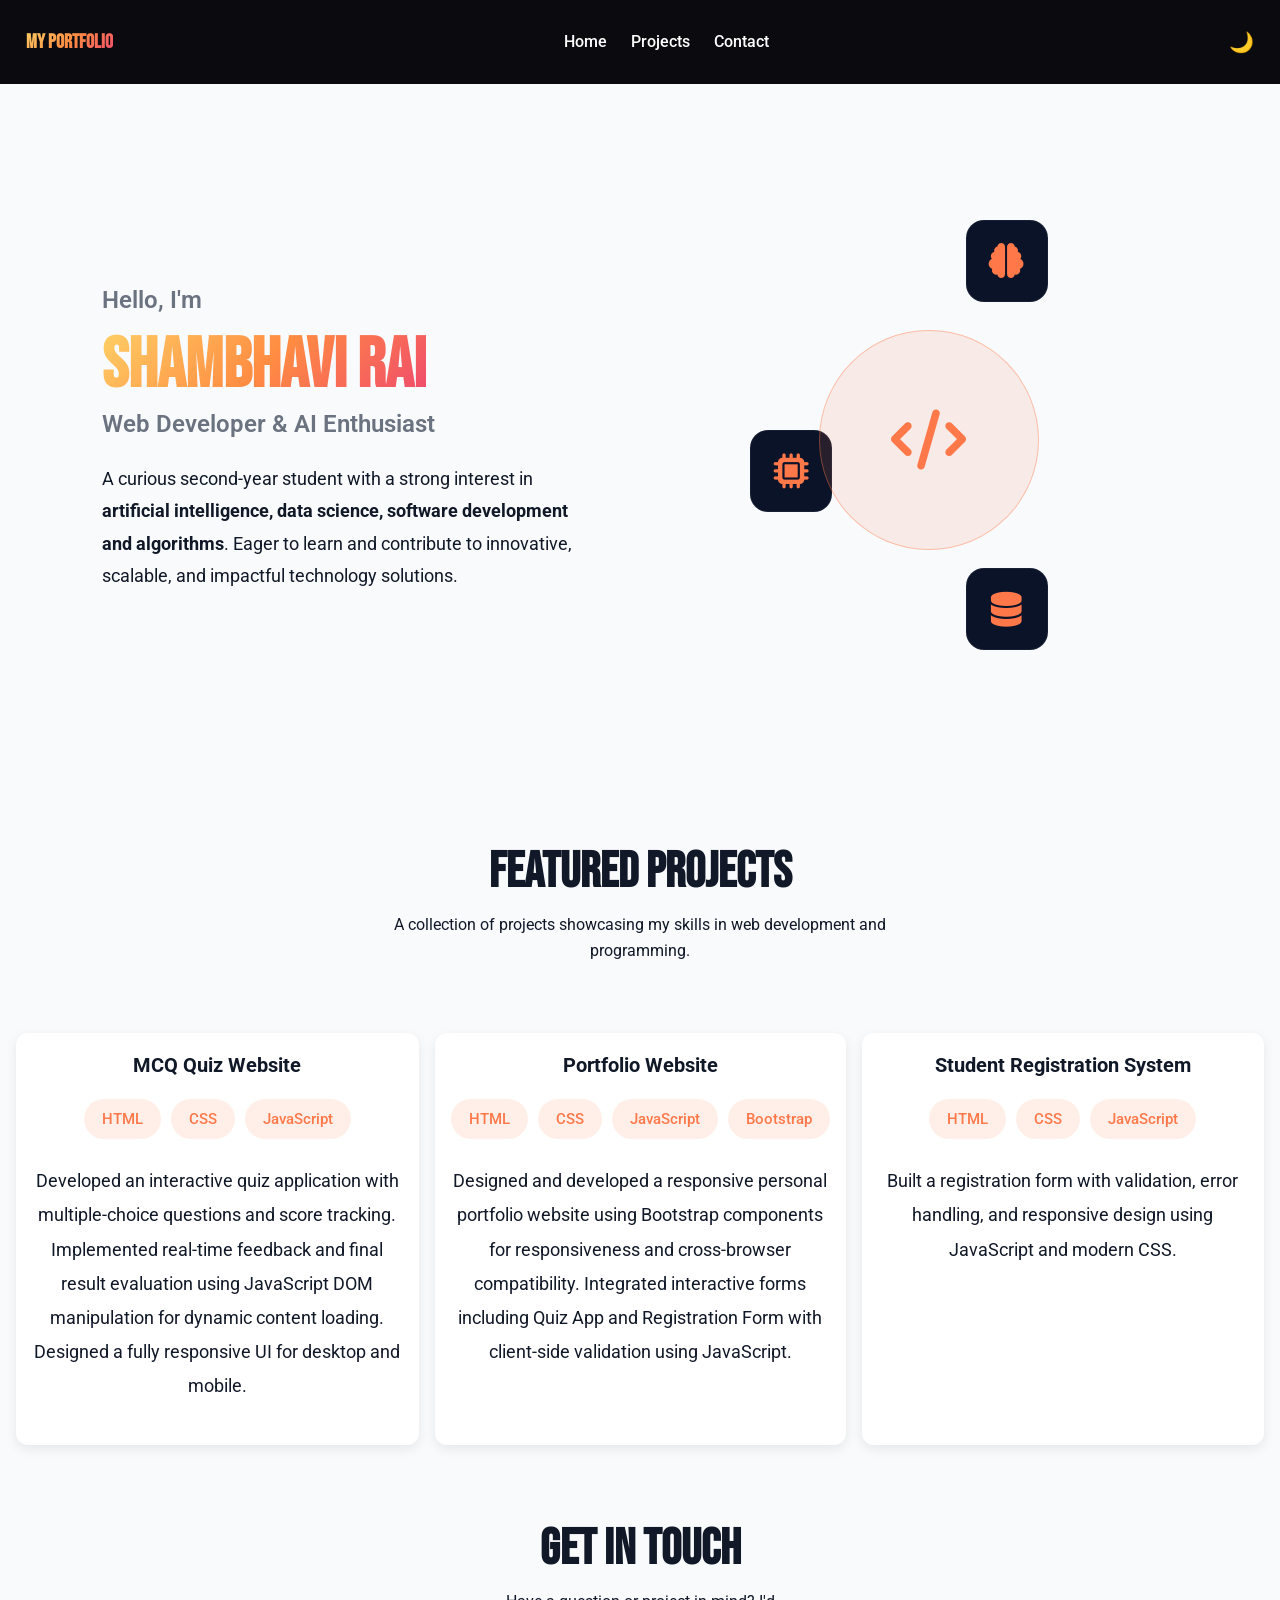
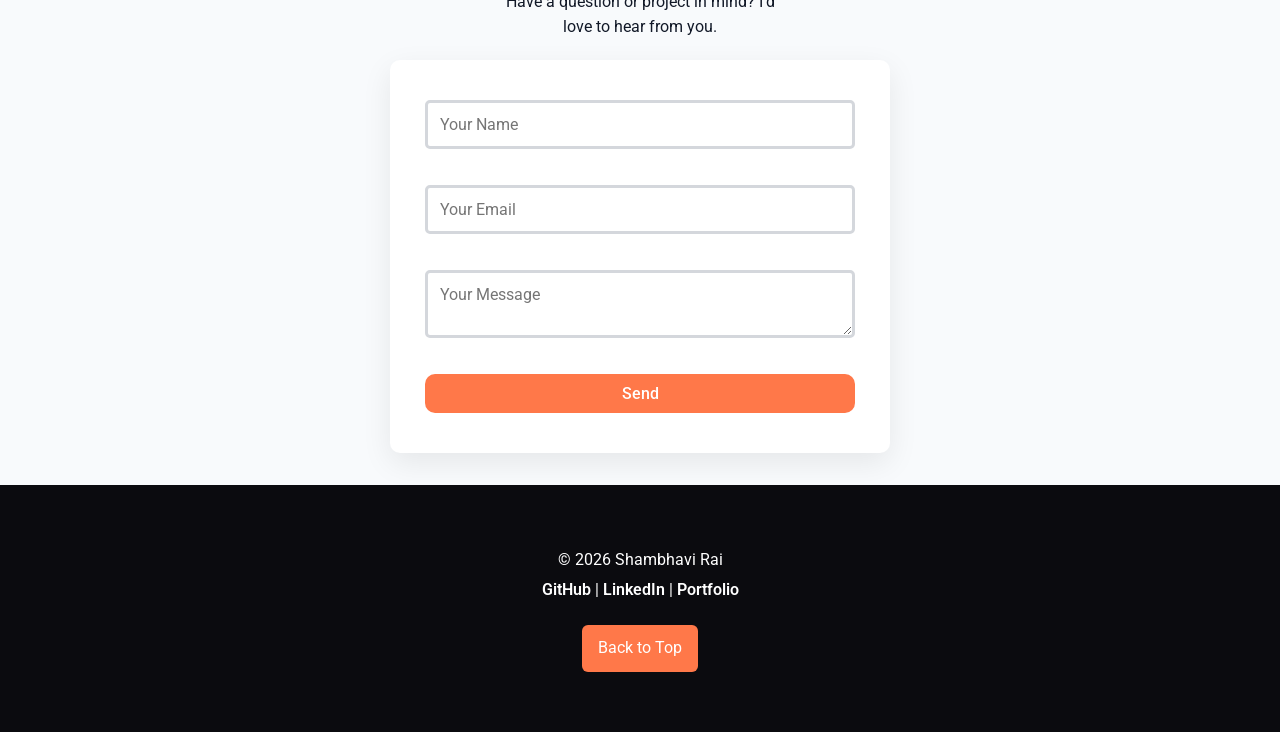
<file: index.html>
<!DOCTYPE html>
<html lang="en">
<head>
    <meta charset="UTF-8">
    <meta name="viewport" content="width=device-width, initial-scale=1.0">
    <title>Shambhavi Rai Portfolio</title>
    <link rel="stylesheet" href="styles.css">

    <!-- Google Font -->
    <link href="https://fonts.googleapis.com/css2?family=Bebas+Neue&family=Roboto:wght@400;500;600&display=swapp" rel="stylesheet" rel="stylesheet">
    <!-- Font Awesome Icons -->
    <link rel="stylesheet"
        href="https://cdnjs.cloudflare.com/ajax/libs/font-awesome/6.5.1/css/all.min.css">
</head>    
<body>
    <!-- Dark Mode Toggle -->
    <input type="checkbox" id="dark-toggle">
   
    <header>
        <!-- Navbar -->
        <nav class="navbar">
            <h1 class="logo">My Portfolio</h1>
            <ul class="nav-links">
                <li><a href="#hero">Home</a></li>
                <li><a href="#projects">Projects</a></li>
                <li><a href="#contact">Contact</a></li>
            </ul>
            <label for="dark-toggle" class="toggle-label">🌙</label>
        </nav>
    </header>

    <main class="page">
        <!-- Hero Section -->
        <section id="hero" class="hero">
            <div class="hero-left">
                <h1>
                    <small>Hello<span>,</span>
                    I'm</small> 
                    <span class="hero-name">Shambhavi Rai</span>
                </h1>  
                <h2 class="hero-role">
                    Web Developer & AI Enthusiast
                </h2>
                <p class="hero-text">
                    A curious second-year student with a strong interest in 
                    <strong>artificial intelligence, data science, software development 
                    and algorithms</strong>. Eager to learn and contribute to innovative, 
                    scalable, and impactful technology solutions.
                </p>
            </div>

            <div class="hero-right">
                <div class="icon top">
                    <i class="fa-solid fa-brain"></i>
                </div>
                <div class="icon left">
                    <i class="fa-solid fa-microchip"></i>
                </div>
                <div class="main-circle">
                    <i class="fa-solid fa-code"></i>
                </div>
                <div class="icon bottom">
                    <i class="fa-solid fa-database"></i>
                </div>
            </div>
        </section>

        <!-- Projects Section -->
        <section id="projects" class="projects">
            <div class="section-title">
                <h2>Featured <span>Projects</span></h2>
                <p>
                    A collection of projects showcasing my skills in web development and programming.
                </p>
            </div>

            <div class="project-grid">
                <div class="card">
                    <h3>MCQ Quiz Website</h3>
                    <div class="tech-stack">
                        <span>HTML</span>
                        <span>CSS</span>
                        <span>JavaScript</span>
                    </div>

                    <p class="project-desc">
                        Developed an interactive quiz application with multiple-choice questions and
                        score tracking. Implemented real-time feedback and final result evaluation
                        using JavaScript DOM manipulation for dynamic content loading. Designed a
                        fully responsive UI for desktop and mobile.
                    </p>
                </div>
                <div class="card">
                    <h3>Portfolio Website</h3>

                    <div class="tech-stack">
                        <span>HTML</span>
                        <span>CSS</span>
                        <span>JavaScript</span>
                        <span>Bootstrap</span>
                    </div>

                    <p class="project-desc">
                        Designed and developed a responsive personal portfolio website using
                        Bootstrap components for responsiveness and cross-browser compatibility.
                        Integrated interactive forms including Quiz App and Registration Form with
                        client-side validation using JavaScript.
                    </p>
                </div>

                <div class="card">
                    <h3>Student Registration System</h3>

                    <div class="tech-stack">
                        <span>HTML</span>
                        <span>CSS</span>
                        <span>JavaScript</span>
                    </div>

                    <p class="project-desc">
                        Built a registration form with validation,
                        error handling, and responsive design using
                        JavaScript and modern CSS.
                    </p>
                </div>
            </div>
        </section>

        <!-- Contact Section -->
        <section id="contact" class="contact">
            <h2>Get in Touch</h2>
            <p>Have a question or project in mind? I'd love to hear from you.</p>
            <form>
                <input type="text" placeholder="Your Name" required>
                <input type="email" placeholder="Your Email" required>
                <textarea placeholder="Your Message"></textarea>
                <button type="submit">Send</button>
            </form>
        </section>
    </main>

        <!-- Footer -->
        <footer>
            <p>© 2026 Shambhavi Rai
                <br> 
                <a href="https://github.com/shambhavi-rai25" target="_blank" rel="noopener">GitHub</a> | 
                <a href="https://www.linkedin.com/in/shambhavi-rai-669436321" target="_blank" rel="noopener">LinkedIn</a> |
                <a href="#">Portfolio</a>
            </p>
            <a href="#hero" class="back-to-top">Back to Top</a>
        </footer>
</body>
</html>
</file>
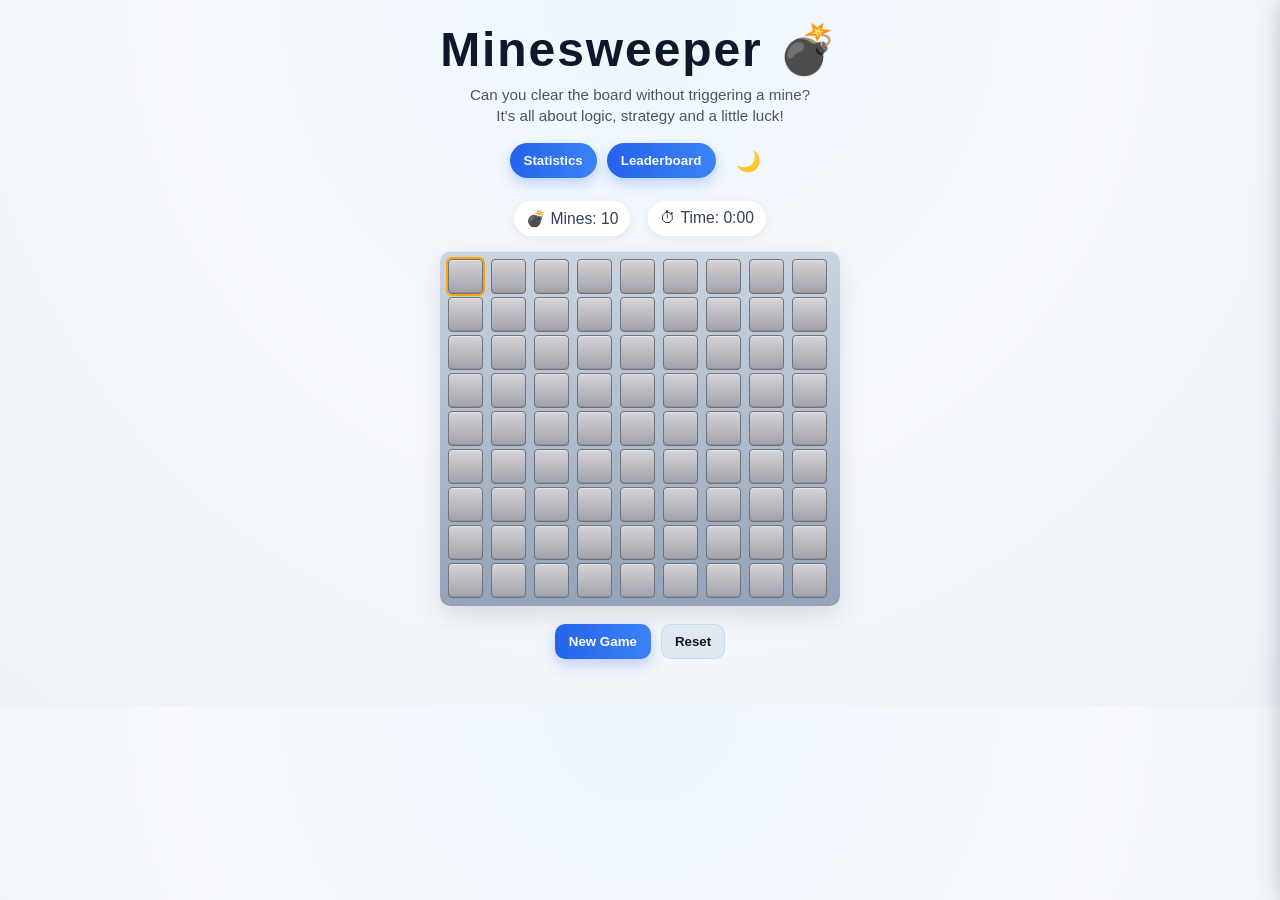
<file: Assignment-2/index.html>
<!DOCTYPE html>
<html lang="en">
<head>
    <meta charset="UTF-8">
    <meta name="viewport" content="width=device-width, initial-scale=1.0">
    <title> Minesweeper Game</title>

    <link rel="stylesheet" href="minesweeper.css">
    
</head>
<body>
    <!-- Dark Mode Toggle -->
    <input type="checkbox" id="themeToggle">

    <!-- HEADER -->
    <header class="header">
        <div class="title">
            <h1>Minesweeper 💣</h1>
            <p>Can you clear the board without triggering a mine?<br>
                It's all about logic, strategy and a little luck!
            </p>
        </div>

        <div class="header-actions">
            <button class="panel-toggle" id="statsToggle">Statistics</button>
            <button class="panel-toggle" id="leaderboardToggle">Leaderboard</button>
            <label for="themeToggle" class="toggle-label">🌙</label>
        </div>
    </header>

    <!-- STATUS BAR -->
    <section class="status">
        <div>💣 Mines: <span id="mineCounter">10</span></div>
        <div>⏱ Time: <span id="timer">0</span></div>
    </section>

    <!-- GAME BOARD -->
    <main>
        <div id="board"></div>
    </main>

    <section class="controls" id="controlsSection">
        <button id="newGameBtn">New Game</button>
        <button id="resetGameBtn">Reset</button>

        <select id="difficulty" class="difficulty-hidden" title="Select difficulty level">
            <option value="easy">Easy</option>
            <option value="medium">Medium</option>
            <option value="hard">Hard</option>
            <option value="custom">Custom</option>
        </select>
    </section>

    <div class="side-panel-overlay" id="sidePanelOverlay"></div>

    <aside class="side-panel" id="sidePanel">
        <button class="close-panel" id="closePanel" aria-label="Close panel">&times;</button>

        <section class="panel-section active" id="statsPanel">
            <h3>Statistics</h3>
            <p>Games Played: <span id="gamesPlayed"></span></p>
            <p>Games Won: <span id="gamesWon"></span></p>
            <p>Win Rate: <span id="winRate"></span></p>
            <button id="resetStatsBtn">Reset Stats</button>
        </section>

        <section class="panel-section" id="leaderboardPanel">
            <h2>Leaderboard (Top 3)</h2>
            <ul id="leaderboardList"></ul>
        </section>
    </aside>

    <script src="script.js"></script>
</body>
</html>
</file>
<file: styles.css>
/* Reset default styles */
* {
    margin: 0;
    padding: 0;
    box-sizing: border-box;
}

html {
    scroll-behavior: smooth;
}

:root {
    /* Colors */
    --primary-color: #12131a;
    --secondary-color: #0b0b0f;

    --accent-color: #ff7849;
    --accent-secondary: #7262ff;

    --background-color: #f8fafc;
    --surface-color: #ffffff;
    --card-bg: #ffffff;

    --text-color: #111827;
    --text-light: #6b7280;
    --border-color: #eceff3;
    
    /* Typography */
    --heading-font: "Bebas Neue", sans-serif;
    --body-font: "Roboto", sans-serif;

    /* Spacing */
    --spacing-sm: 8px;
    --spacing-md: 16px;
    --spacing-lg: 32px;
}

/* Body */
body {
    font-family: var(--body-font);
    color: var(--text-color);
    background-color: var(--background-color);
    line-height: 1.6;
    padding-top: 80px;
    position: relative;
}
.page{
    background:var(--background-color);
    color:var(--text-color);
}

/* Navbar */
.navbar {
    display: flex;
    justify-content: space-between;
    align-items: center;
    background: var(--primary-color);
    background-color: var(--secondary-color);
    padding: var(--spacing-md);
    font-family: var(--body-font);
    position: fixed;
    top: 0;
    left: 0;
    width: 100%;
    z-index: 1000;
}
.logo {
    font-family: var(--heading-font);
    font-weight:700;
    font-size: 20px;;
    margin-left: 10px;
    background: linear-gradient(
        135deg,
        #ffd166,
        #ff8c42,
        #ef476f
    );
    -webkit-background-clip: text;
    -webkit-text-fill-color: transparent;
    background-clip: text;
}
.nav-links {
    list-style: none;
    display: flex;
    gap: 24px;
}
.nav-links a {
    color: white;
    text-decoration: none;
    font-weight: 500;
    position: relative;
    transition: color 0.3s ease,
                transform 0.3s ease;
}
.nav-links a:hover {
    color: var(--accent-color);
    transform: translateY(-2px);
}
.nav-links a::after {
    content: "";
    position: absolute;
    left: 0;
    bottom: -4px;
    width: 0;
    height: 2px;
    background-color:var(--accent-color);
    transition: width 0.3s ease;
}
.nav-links a:hover::after {
    width: 100%;
}

/* Hero */
.hero {
    min-height: 80vh;
    display: flex;
    justify-content: center;
    align-items: center;
    gap: 80px;
    padding: 64px 8%;
}
.hero-left{
    flex:1;
    max-width: 700px;
}
.hero-left h1{
    line-height: 1;
}
.hero-left h1 small{
    font-size: 24px;
    font-weight: 600;
    margin-bottom: 16px;
    color: var(--text-light);
    display: block;
}
.hero-left h1 span{
    color: var(--text-light);
}
.hero-name {
    font-family: var(--heading-font);
    font-size: 70px;
    font-weight: 800;
    line-height: 1.1;
    background: linear-gradient(
        135deg,
        #ffd166,
        #ff8c42,
        #ef476f
    );
    -webkit-background-clip: text;
    -webkit-text-fill-color: transparent;
    background-clip: text;
}
.hero-role{
    font-size: 24px;
    font-weight: 600;
    color: var(--text-light);
    margin-bottom: 20px;
}
.hero-text{
    font-size: 18px;
    line-height: 1.8;
    max-width: 600px;
}
.hero-right{
    position: relative;
    width: 500px;
    height: 500px;
    flex: 1;
}
/* Graphic */
.main-circle{
    position:absolute;
    top:50%;
    left:50%;
    transform:translate(-50%,-50%);
    width:220px;
    height:220px;
    border-radius:50%;
    background:rgba(255,120,73,.12);
    border:1px solid rgba(255,120,73,.4);
    display:flex;
    align-items:center;
    justify-content:center;
}
.main-circle i{
    font-size:60px;
    color:var(--accent-color);
}
.icon{
    width:82px;
    height:82px;
    background:#0b1328;
    border:1px solid rgba(255,255,255,.05);
    border-radius:18px;
    display:flex;
    align-items:center;
    justify-content:center;
    position:absolute;
}
.icon i{
    color:var(--accent-color);
    font-size:35px;
}
.top{
    top:30px;
    right:130px;
}
.left{
    left:70px;
    top:240px;
}
.bottom{
    bottom:40px;
    right:130px;
}

/* Projects */
.projects {
    padding: var(--spacing-lg) var(--spacing-md);
    text-align: center;
}
.section-title{
    text-align:center;
    margin-bottom:70px;
}
.section-title h2{
    font-family: var(--heading-font);
    font-size: 50px;
    font-weight: 600;
}
.section-title p{
    line-height: 1.6;
    max-width: 500px;
    margin-left: auto;
    margin-right: auto;
    text-align: center;
}
.project-grid {
    margin-top: var(--spacing-md);
    display: grid;
    grid-template-columns: repeat(3, 1fr);
    gap: var(--spacing-md);
}
.card {
    background: var(--card-bg);
    padding: var(--spacing-md);
    border-radius: 12px;
    text-align: center;
    box-shadow: 0 4px 12px rgba(0,0,0,.08);
    transition: 
        transform 0.3s ease,
        box-shadow 0.3s ease;
}
.card:hover {
    transform: translateY(-8px);
    box-shadow:0 15px 30px rgba(0,0,0,.15);
}
.card h3 {
    align-items: center;
    font-size: 20px;
    margin-bottom:18px;
}
.card .tech-stack {
    display: flex;
    gap: 10px;
    justify-content: center;
    margin-bottom:25px;
}
.tech-stack span{
    background:rgba(255,123,66,0.12);
    color:var(--accent-color);
    padding:8px 18px;
    border-radius:30px;
    font-size:15px;
    font-weight:500;
}
.project-desc{
    font-size: 18px;
    line-height: 1.9;
    margin-bottom: 25px;
}

/* Contact */
.contact {
    padding: var(--spacing-lg) var(--spacing-md);
    text-align: center;
}
.contact h2 {
    font-family: var(--heading-font);
    font-size: 50px;
    font-weight: 600;
}
.contact p{
    line-height: 1.6;
    max-width: 300px;
    margin-left: auto;
    margin-right: auto;
    margin-bottom: 20px;
    text-align: center;
}
.contact form {
    display: flex;
    flex-direction: column;
    max-width: 500px;
    margin: auto;
    padding: 30px;
    border-radius: 10px;
    background: var(--card-bg);
    box-shadow:0 10px 30px rgba(0,0,0,.08);
    gap: 16px;
}
.contact input,
.contact textarea, 
.contact button {
    margin: 10px 5px;
    padding: 12px;
    border: 3px solid #d4d7dc;
    border-radius: 12px;
    background:white;
    border-radius: 5px;
    font-size: 16px;
    font-family: var(--body-font);
    outline: none;
    resize: vertical;
}
.contact input:focus,
.contact textarea:focus {
    box-shadow: 0 0 0 3px rgba(59,130,246,.3);
}
.contact button {
    background: var(--accent-color);
    color: white;
    cursor: pointer;
    transition:.3s;
    border: none;
    padding: 10px 18px;
    border-radius: 10px;
    font-weight: 500;
}
.contact button:hover {
    background: opacity 0.1;
    transform: translateY(-1px);
    box-shadow: 0 10px 20px rgba(255, 120, 73, 0.25);
}
.contact button:active {
    background-color: var(--primary-color);
    transform: translateY(2px);
    box-shadow: 0 5px 10px rgba(255, 120, 73, 0.15);
}

/* Footer */
footer {
    text-align: center;
    padding: 60px;
    background: var(--primary-color);
    color: white;
    background-color: var(--secondary-color);
    line-height: 1.9;
}
footer a {
    color: white;
    margin-top: 20px;
    text-decoration: none;
    font-weight: 600;
}
footer a:hover {
    color: var(--accent-color);
}
.back-to-top {
    display: inline-block;
    margin-top: 20px;
    padding: 8px 16px;
    color: white;
    font-weight: 400;
    background-color: var(--accent-color);
    border-radius: 6px;
    text-decoration: none;
    transition: background-color 0.3s ease,
                transform 0.3s ease;
}
.back-to-top:hover {
    color: var(--primary-color);
    background-color: var(--accent-color);
    transform: translateY(-3px);
    box-shadow: 0 5px 10px rgba(255, 120, 73, 0.25);
}

/* Dark Mode */
/* Hide checkbox */
#dark-toggle {
    display: none;
}
/* Toggle label */
.toggle-label {
    cursor: pointer;
    font-size: 20px;
    margin: 10px;
    display: inline-block;
}
/* Dark Mode when checkbox is checked */
body:has(#dark-toggle:checked){
    --background-color:#121212;
    --text-color:#f1f1f1;
    --card-bg:#1e1e1e;
    --secondary-color:#000000;
}
/* Apply variables */
body, .page {
    font-family: var(--body-font);
    background: var(--background-color);
    color: var(--text-color);
    line-height: 1.6;
}

/* Responsive */
@media (max-width: 768px) {
    .project-grid {
        grid-template-columns: 1fr;
    }
}
@media(max-width:1100px){
    .navbar{
        flex-direction:column;
        gap:15px;
    }
    .nav-links{
        flex-wrap:wrap;
        justify-content:center;
    }
    .hero{
        flex-direction:column;
        gap:70px;
        text-align:center;
    }
    .hero-left h1{
        font-size:clamp(3rem,8vw,5rem);
    }
    .hero-left h1 small{
        font-size:30px;
    }
    .hero-right{
        width:350px;
        height:350px;
    }
    .main-circle{
        width:170px;
        height:170px;
    }

}
</file>
<file: Assignment-2/minesweeper.css>
/* GLOBAL RESET */
* {
    margin: 0;
    padding: 0;
    box-sizing: border-box;
    font-family: "Segoe UI", Arial, sans-serif;
}

/* BODY */
body {
    background:
        radial-gradient(circle at top, #eef7ff 0%, #f7f9fc 48%, #eef2f7 100%);
    color: #1f2937;
    text-align: center;
    padding: 22px 18px 40px;
    min-width: 320px;
}

/* HEADER */
.header {
    display: flex;
    justify-content: center;
    align-items: center;
    gap: 12px;
    margin: 0 auto 18px;
    flex-wrap: wrap;
}

.title {
    text-align: center;
    width: 100%;
}

.header h1 {
    font-size: clamp(2rem, 4vw, 3rem);
    font-weight: 800;
    letter-spacing: 0.04em;
    color: #0f172a;
}

.title p {
    color: #4b5563;
    font-size: 0.95rem;
    line-height: 1.4;
    margin-top: 6px;
}

.header-actions {
    display: flex;
    align-items: center;
    justify-content: center;
    gap: 10px;
    width: 100%;
}

.panel-toggle,
.close-panel,
.controls button,
.controls select {
    border: none;
    outline: none;
    cursor: pointer;
    transition: transform 0.15s ease, box-shadow 0.15s ease, background 0.15s ease;
}

.panel-toggle {
    background: linear-gradient(90deg, #2563eb, #3b82f6);
    color: #f8fafc;
    padding: 10px 14px;
    border-radius: 999px;
    font-weight: 600;
    box-shadow: 0 6px 14px rgba(37, 99, 235, 0.25);
}

.panel-toggle:hover,
.controls button:hover,
.controls select:hover {
    transform: translateY(-1px);
}

.close-panel {
    background: transparent;
    color: #f9fafb;
    font-size: 1.8rem;
    padding: 0;
    margin-left: auto;
    display: block;
}

main {
    display: flex;
    justify-content: center;
}

/* =========================
   CONTROLS
========================= */
.controls {
    display: flex;
    justify-content: center;
    align-items: center;
    gap: 10px;
    flex-wrap: wrap;
    margin: 18px auto 8px;
    max-width: 640px;
}

.controls button,
.controls select {
    padding: 10px 14px;
    border-radius: 10px;
    background: #eff6ff;
    color: #0f172a;
    font-weight: 600;
    box-shadow: inset 0 0 0 1px #bfdbfe;
}

.controls button:nth-child(1) {
    background: linear-gradient(90deg, #2563eb, #3b82f6);
    color: #fff;
    box-shadow: 0 6px 14px rgba(37, 99, 235, 0.25);
}

.controls button:nth-child(2) {
    background: #e2e8f0;
}

.difficulty-hidden {
    display: none;
}

/* =========================
   STATUS BAR
========================= */
.status {
    display: flex;
    justify-content: center;
    gap: 18px;
    flex-wrap: wrap;
    font-size: 0.98rem;
    margin: 0 auto 15px;
    color: #334155;
}

.status div {
    background: #fff;
    padding: 8px 12px;
    border-radius: 999px;
    box-shadow: 0 2px 8px rgba(15, 23, 42, 0.08);
}

/* =========================
   BOARD
========================= */
#board {
    display: grid;
    gap: 3px;
    margin: auto;
    width: fit-content;
    max-width: 100%;
    padding: 8px;
    background: linear-gradient(180deg, #cbd5e1, #94a3b8);
    border-radius: 10px;
    box-shadow:
        inset 0 1px 0 rgba(255, 255, 255, 0.45),
        0 10px 25px rgba(15, 23, 42, 0.12);
    overflow: auto;
}

/* =========================
   CELL
========================= */
.cell {
    width: clamp(28px, 4vw, 35px);
    height: clamp(28px, 4vw, 35px);
    background: linear-gradient(180deg, #d4d4d8, #a1a1aa);
    border: 1px solid #71717a;
    border-radius: 4px;
    font-weight: 700;
    cursor: pointer;
    -webkit-user-select: none;
    user-select: none;
    font-size: clamp(12px, 1.8vw, 14px);
    color: #0f172a;
    box-shadow:
        inset 0 1px 0 rgba(255, 255, 255, 0.38),
        inset 0 -1px 0 rgba(15, 23, 42, 0.12);
}

.cell:hover {
    background: linear-gradient(180deg, #e4e4e7, #c4c4c8);
}

/* revealed cell */
.revealed {
    background: linear-gradient(180deg, #f8fafc, #e2e8f0);
    border-color: #cbd5e1;
}

/* mine */
.mine {
    background: linear-gradient(180deg, #ef4444, #dc2626);
    color: #fff;
}

/* flag */
.flagged {
    background: linear-gradient(180deg, #fbbf24, #f59e0b);
    color: #111827;
}

.correct-flag {
    background: linear-gradient(180deg, #22c55e, #16a34a) !important;
    color: #fff;
}

.wrong-flag {
    background: linear-gradient(180deg, #ef4444, #b91c1c) !important;
    color: #fff;
}

/* question mark */
.question {
    background: linear-gradient(180deg, #93c5fd, #60a5fa);
    color: #eff6ff;
}

/* NUMBER COLORS */
.n1 { color: blue; }
.n2 { color: green; }
.n3 { color: red; }
.n4 { color: darkblue; }
.n5 { color: brown; }
.n6 { color: teal; }
.n7 { color: black; }
.n8 { color: gray; }

/* SIDE PANEL */
.side-panel-overlay {
    position: fixed;
    inset: 0;
    background: rgba(0, 0, 0, 0.35);
    display: none;
    z-index: 999;
}

.side-panel {
    position: fixed;
    top: 0;
    right: -360px;
    width: min(340px, 90vw);
    height: 100vh;
    background: linear-gradient(180deg, #0f172a, #111827);
    color: #f9fafb;
    box-shadow: -10px 0 30px rgba(15, 23, 42, 0.45);
    transition: right 0.3s ease;
    z-index: 1000;
    padding: 22px 18px;
    overflow-y: auto;
    text-align: right;
    border-left: 1px solid rgba(148, 163, 184, 0.1);
}

.side-panel.open {
    right: 0;
}

.panel-section {
    display: none;
    text-align: right;
    width: 100%;
}

.panel-section.active {
    display: block;
}

.panel-section h3,
.panel-section h2 {
    margin-bottom: 12px;
    font-size: 1.3rem;
    color: #f9fafb;
}

.panel-section p,
.panel-section li {
    margin-bottom: 10px;
    color: #d1d5db;
}

.panel-section ul {
    list-style: none;
    padding: 0;
    margin: 0;
}

.panel-section button {
    background: linear-gradient(90deg, #1d4ed8, #2563eb);
    color: #fff;
    border: none;
    padding: 9px 12px;
    border-radius: 8px;
    cursor: pointer;
    font-weight: 600;
}

/* Dark Mode */
/* Hide checkbox */
#themeToggle {
    display: none;
}
/* Toggle label */
.toggle-label {
    cursor: pointer;
    font-size: 20px;
    margin: 10px;
    display: inline-block;
}
body:has(#themeToggle:checked) {
    background:
        radial-gradient(circle at top, #0f172a 0%, #020617 55%, #0b1120 100%);
    color: #e5eefc;
}

body:has(#themeToggle:checked) .header h1 {
    color: #f8fafc;
}

body:has(#themeToggle:checked) .title p,
body:has(#themeToggle:checked) .status,
body:has(#themeToggle:checked) .status div {
    color: #cbd5e1;
}

body:has(#themeToggle:checked) .status div,
body:has(#themeToggle:checked) .controls button,
body:has(#themeToggle:checked) .controls select {
    background: #0f172a;
    color: #e2e8f0;
    box-shadow: inset 0 0 0 1px #334155;
}

body:has(#themeToggle:checked) .cell {
    background: linear-gradient(180deg, #334155, #1e293b);
    color: #e2e8f0;
    border-color: #475569;
}

body:has(#themeToggle:checked) .revealed {
    background: linear-gradient(180deg, #475569, #334155);
}

body:has(#themeToggle:checked) .side-panel {
    background: linear-gradient(180deg, #020617, #0f172a);
    color: #e2e8f0;
}

body:has(#themeToggle:checked) .panel-section p,
body:has(#themeToggle:checked) .panel-section li {
    color: #cbd5e1;
}

body:has(#themeToggle:checked) .panel-section button {
    background: #1e293b;
    color: #f8fafc;
}

body:has(#themeToggle:checked) .close-panel {
    color: #f8fafc;
}

/* =========================
   RESPONSIVE
========================= */
@media (max-width: 600px) {
    body {
        padding: 12px;
    }

    .header {
        margin-bottom: 10px;
    }

    .header-actions {
        flex-wrap: wrap;
    }

    .controls {
        margin: 12px 0 6px;
    }

    .status {
        flex-direction: column;
        gap: 6px;
        font-size: 0.95rem;
    }

    #board {
        padding: 3px;
    }

    .side-panel {
        width: 100vw;
    }
}
</file>
